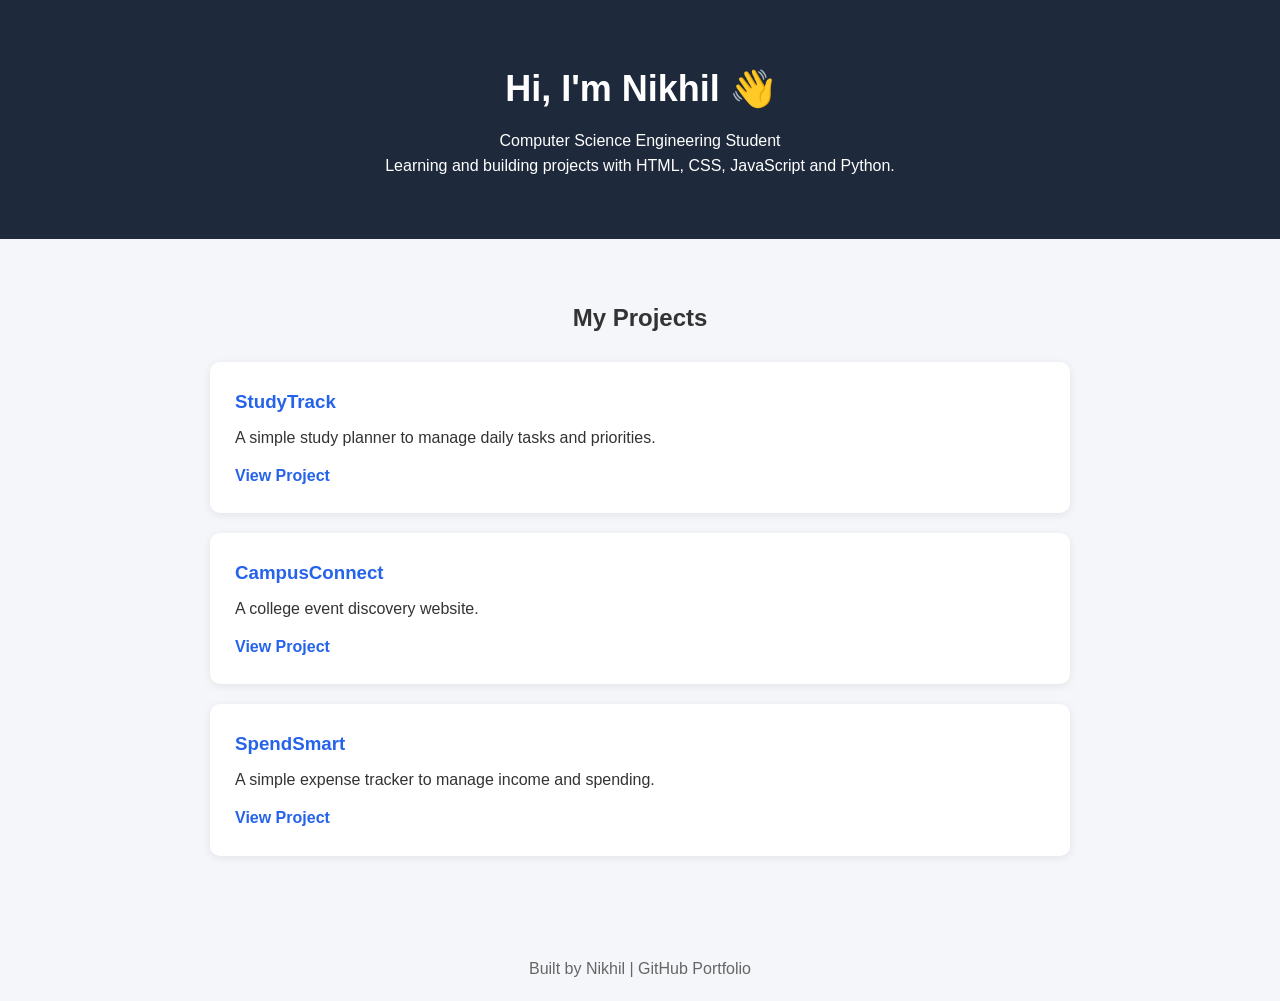
<file: index.html>
<!DOCTYPE html>
<html>
<head>
    <title>My Projects | Nikhil</title>
    <link rel="stylesheet" href="portfolio.css">
</head>
<body>

    <header>
        <h1>Hi, I'm Nikhil 👋</h1>
        <p>Computer Science Engineering Student</p>
        <p>Learning and building projects with HTML, CSS, JavaScript and Python.</p>
    </header>

    <section>
        <h2>My Projects</h2>

        <div class="project">
            <h3>StudyTrack</h3>
            <p>A simple study planner to manage daily tasks and priorities.</p>
            <a href="studytrack/">View Project</a>
        </div>

        <div class="project">
            <h3>CampusConnect</h3>
            <p>A college event discovery website.</p>
            <a href="campusconnect/">View Project</a>
        </div>

        <div class="project">
            <h3>SpendSmart</h3>
            <p>A simple expense tracker to manage income and spending.</p>
            <a href="spendsmart/">View Project</a>
        </div>
    </section>

    <footer>
        <p>Built by Nikhil | GitHub Portfolio</p>
    </footer>

</body>
</html>
</file>
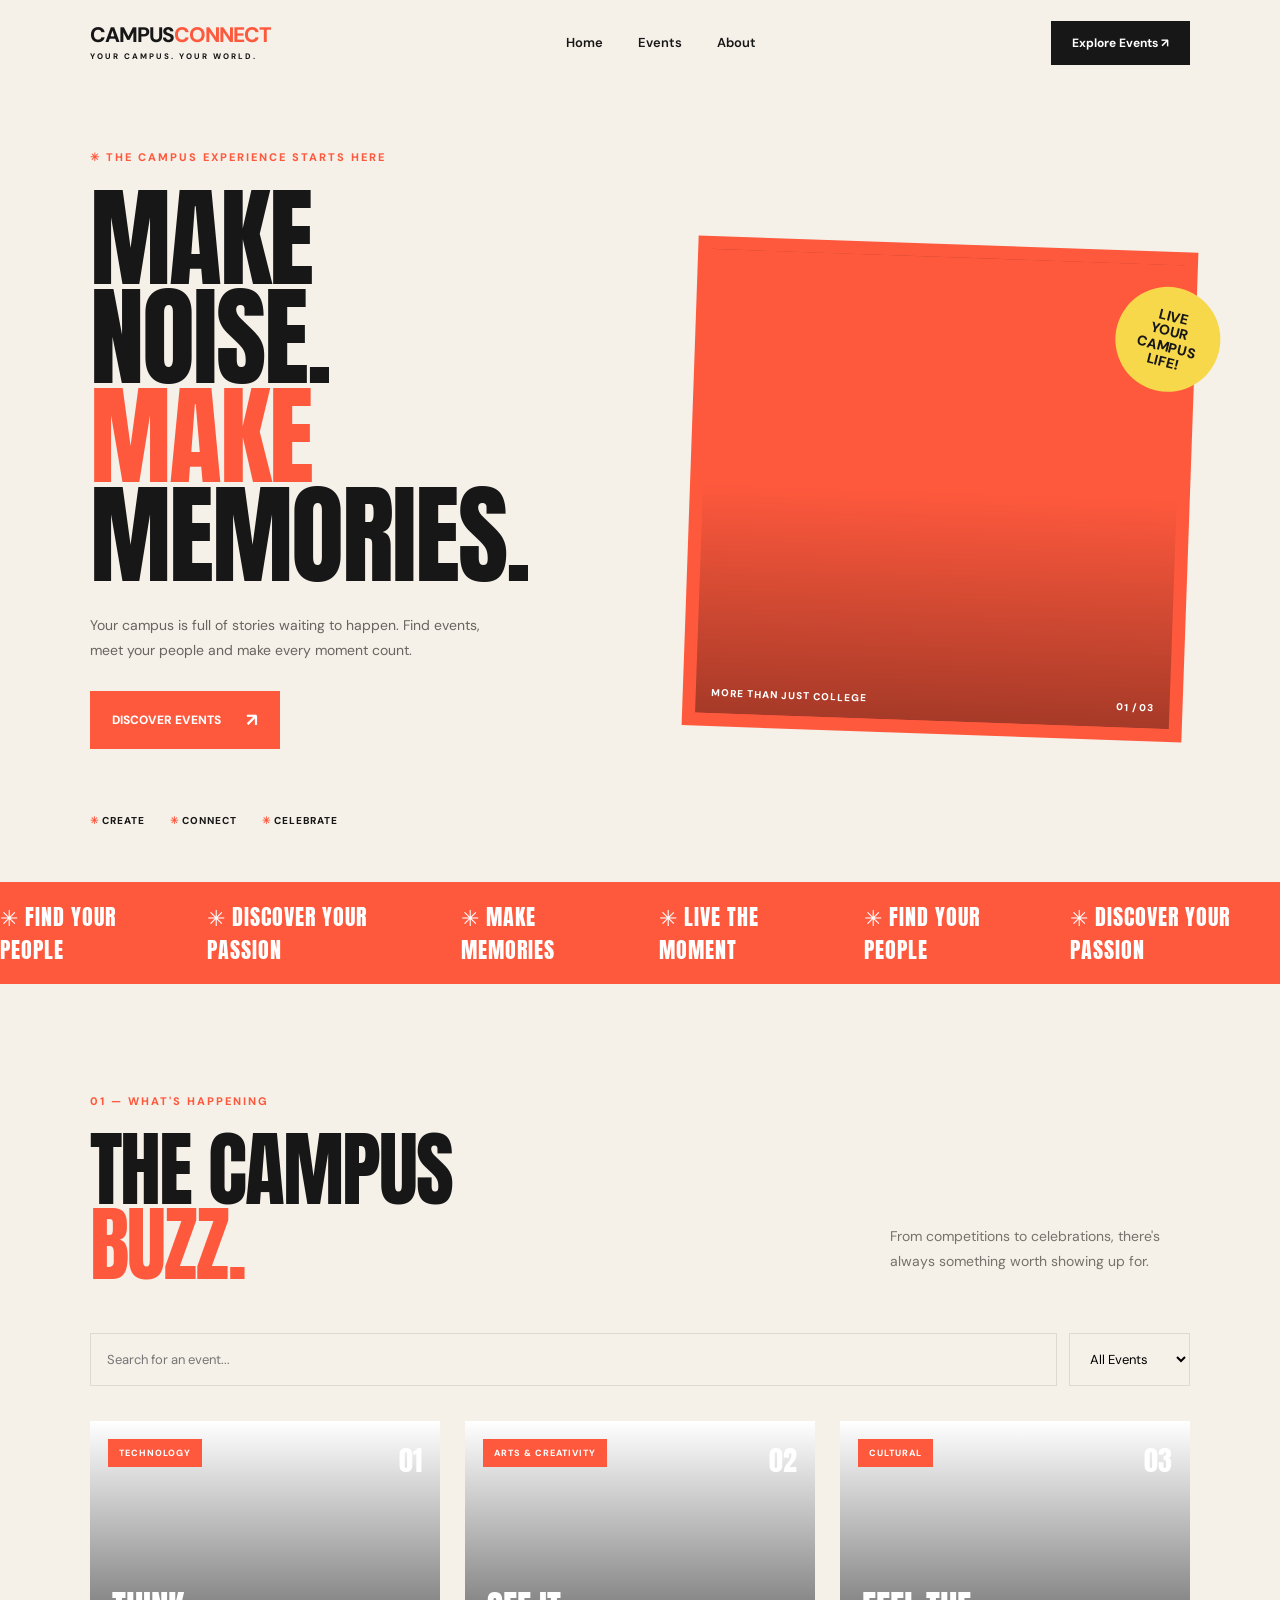
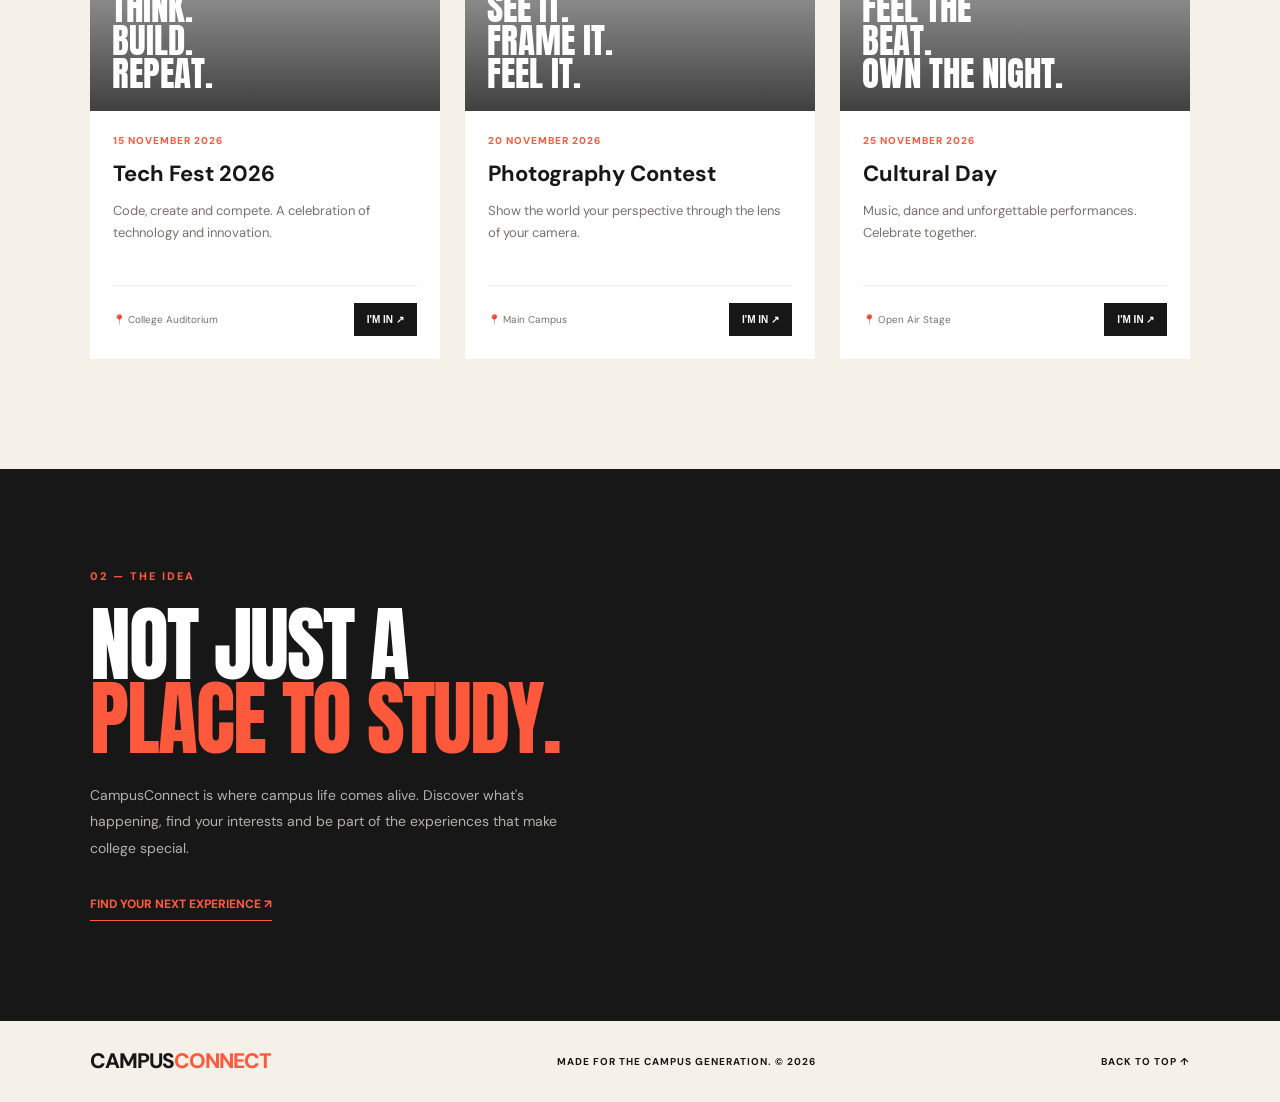
<file: campusconnect/index.html>
<!DOCTYPE html>
<html lang="en">
<head>
    <meta charset="UTF-8">
    <meta name="viewport" content="width=device-width, initial-scale=1.0">
    <title>CampusConnect | Experience More</title>
    <link rel="stylesheet" href="style.css">
</head>
<body>

    <nav class="navbar">
        <a href="#" class="logo">CAMPUS<span>CONNECT</span><small>YOUR CAMPUS. YOUR WORLD.</small></a>

        <div class="nav-links">
            <a href="#home">Home</a>
            <a href="#events">Events</a>
            <a href="#about">About</a>
        </div>

        <a href="#events" class="nav-button">Explore Events ↗</a>
    </nav>

    <section class="hero" id="home">
        <div class="hero-content">
            <p class="hero-label">✳ THE CAMPUS EXPERIENCE STARTS HERE</p>

            <h1>MAKE<br>NOISE.<br><span>MAKE</span><br>MEMORIES.</h1>

            <p class="hero-description">
                Your campus is full of stories waiting to happen.
                Find events, meet your people and make every moment count.
            </p>

            <a href="#events" class="hero-button">DISCOVER EVENTS <span>↗</span></a>

            <div class="hero-bottom">
                <span>CREATE</span>
                <span>CONNECT</span>
                <span>CELEBRATE</span>
            </div>
        </div>

        <div class="hero-visual">
            <div class="hero-photo"></div>
            <div class="hero-sticker">LIVE<br>YOUR<br>CAMPUS<br>LIFE!</div>
            <div class="hero-photo-caption">
                <span>MORE THAN JUST COLLEGE</span>
                <span>01 / 03</span>
            </div>
        </div>
    </section>

    <div class="ticker">
        <div class="ticker-track">
            <span>✳ FIND YOUR PEOPLE</span>
            <span>✳ DISCOVER YOUR PASSION</span>
            <span>✳ MAKE MEMORIES</span>
            <span>✳ LIVE THE MOMENT</span>
            <span>✳ FIND YOUR PEOPLE</span>
            <span>✳ DISCOVER YOUR PASSION</span>
        </div>
    </div>

    <section class="events-section" id="events">
        <div class="section-heading">
            <div>
                <p class="section-label">01 — WHAT'S HAPPENING</p>
                <h2>THE CAMPUS<br><span>BUZZ.</span></h2>
            </div>
            <p class="section-description">
                From competitions to celebrations, there's always
                something worth showing up for.
            </p>
        </div>

        <div class="search-area">
            <input type="text" id="searchInput" placeholder="Search for an event...">

            <select id="categoryFilter">
                <option value="all">All Events</option>
                <option value="Technology">Technology</option>
                <option value="Arts">Arts</option>
                <option value="Cultural">Cultural</option>
            </select>
        </div>

        <div class="event-grid">

            <article class="event-card" data-category="Technology">
                <div class="event-image tech">
                    <span class="event-category">TECHNOLOGY</span>
                    <span class="event-index">01</span>
                    <div class="event-image-title">THINK.<br>BUILD.<br>REPEAT.</div>
                </div>
                <div class="event-info">
                    <p class="event-date">15 NOVEMBER 2026</p>
                    <h3>Tech Fest 2026</h3>
                    <p>Code, create and compete. A celebration of technology and innovation.</p>
                    <div class="event-footer">
                        <span>📍 College Auditorium</span>
                        <button onclick="showInterest(this)">I'M IN ↗</button>
                    </div>
                </div>
            </article>

            <article class="event-card" data-category="Arts">
                <div class="event-image photo">
                    <span class="event-category">ARTS & CREATIVITY</span>
                    <span class="event-index">02</span>
                    <div class="event-image-title">SEE IT.<br>FRAME IT.<br>FEEL IT.</div>
                </div>
                <div class="event-info">
                    <p class="event-date">20 NOVEMBER 2026</p>
                    <h3>Photography Contest</h3>
                    <p>Show the world your perspective through the lens of your camera.</p>
                    <div class="event-footer">
                        <span>📍 Main Campus</span>
                        <button onclick="showInterest(this)">I'M IN ↗</button>
                    </div>
                </div>
            </article>

            <article class="event-card" data-category="Cultural">
                <div class="event-image culture">
                    <span class="event-category">CULTURAL</span>
                    <span class="event-index">03</span>
                    <div class="event-image-title">FEEL THE<br>BEAT.<br>OWN THE NIGHT.</div>
                </div>
                <div class="event-info">
                    <p class="event-date">25 NOVEMBER 2026</p>
                    <h3>Cultural Day</h3>
                    <p>Music, dance and unforgettable performances. Celebrate together.</p>
                    <div class="event-footer">
                        <span>📍 Open Air Stage</span>
                        <button onclick="showInterest(this)">I'M IN ↗</button>
                    </div>
                </div>
            </article>

        </div>

        <p class="no-results" id="noResults">No events found. Try another search.</p>
    </section>

    <section class="about" id="about">
        <p class="section-label">02 — THE IDEA</p>
        <h2>NOT JUST A<br><span>PLACE TO STUDY.</span></h2>
        <p>
            CampusConnect is where campus life comes alive.
            Discover what's happening, find your interests
            and be part of the experiences that make college special.
        </p>
        <a href="#events">FIND YOUR NEXT EXPERIENCE ↗</a>
    </section>

    <footer>
        <a href="#" class="logo">CAMPUS<span>CONNECT</span></a>
        <p>MADE FOR THE CAMPUS GENERATION. © 2026</p>
        <a href="#home">BACK TO TOP ↑</a>
    </footer>

    <script src="script.js"></script>
</body>
</html>
</file>
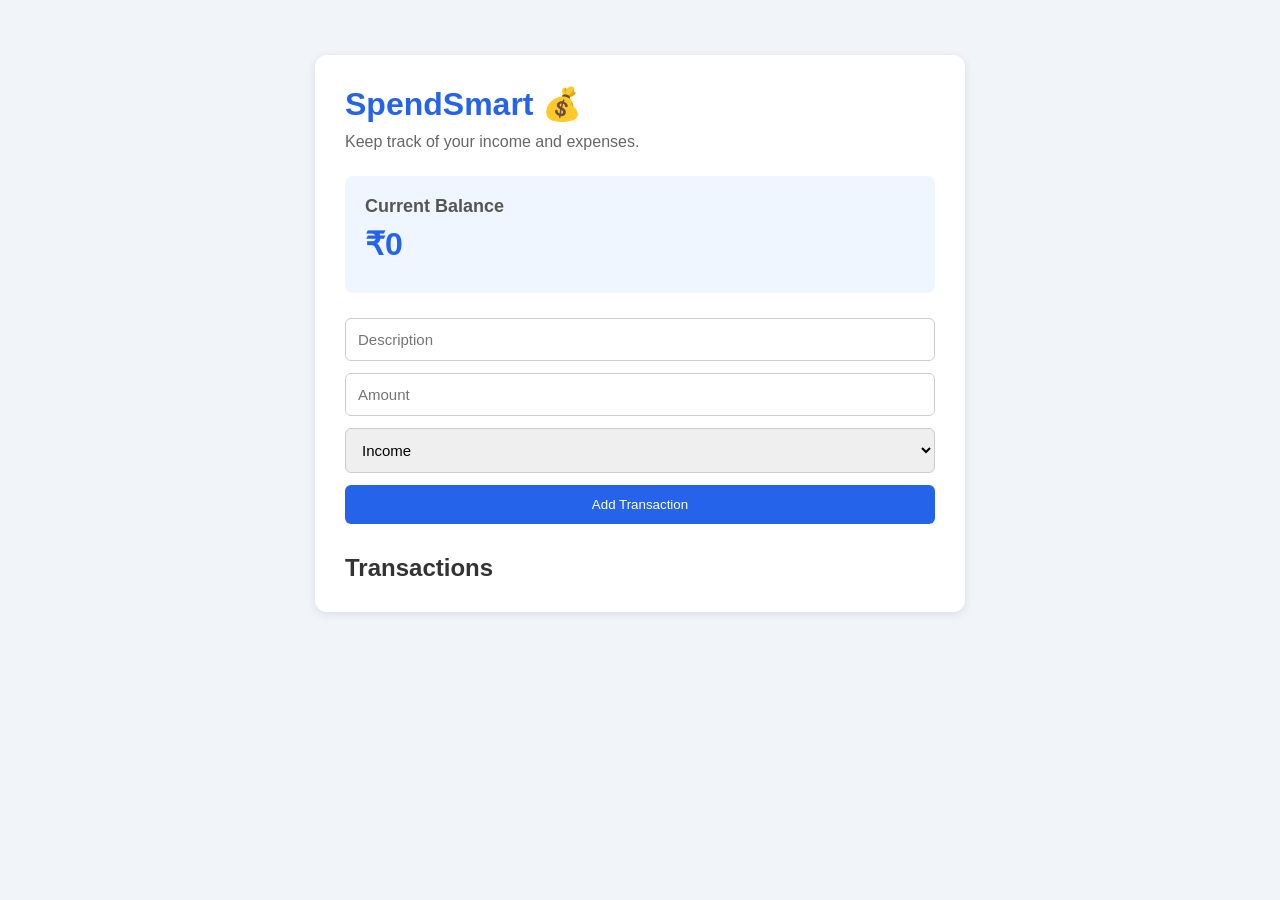
<file: spendsmart/index.html>
<!DOCTYPE html>
<html>
<head>
    <title>SpendSmart - Expense Tracker</title>
    <meta name="viewport" content="width=device-width, initial-scale=1.0">
    <link rel="stylesheet" href="style.css">
</head>
<body>

    <div class="container">
        <h1>SpendSmart 💰</h1>
        <p>Keep track of your income and expenses.</p>

        <div class="balance">
            <h2>Current Balance</h2>
            <h1 id="balance">₹0</h1>
        </div>

        <div class="form">
            <input type="text" id="description" placeholder="Description">
            <input type="number" id="amount" placeholder="Amount">

            <select id="type">
                <option value="income">Income</option>
                <option value="expense">Expense</option>
            </select>

            <button onclick="addTransaction()">Add Transaction</button>
        </div>

        <h2>Transactions</h2>
        <ul id="transactionList"></ul>
    </div>

    <script src="script.js"></script>
</body>
</html>
</file>
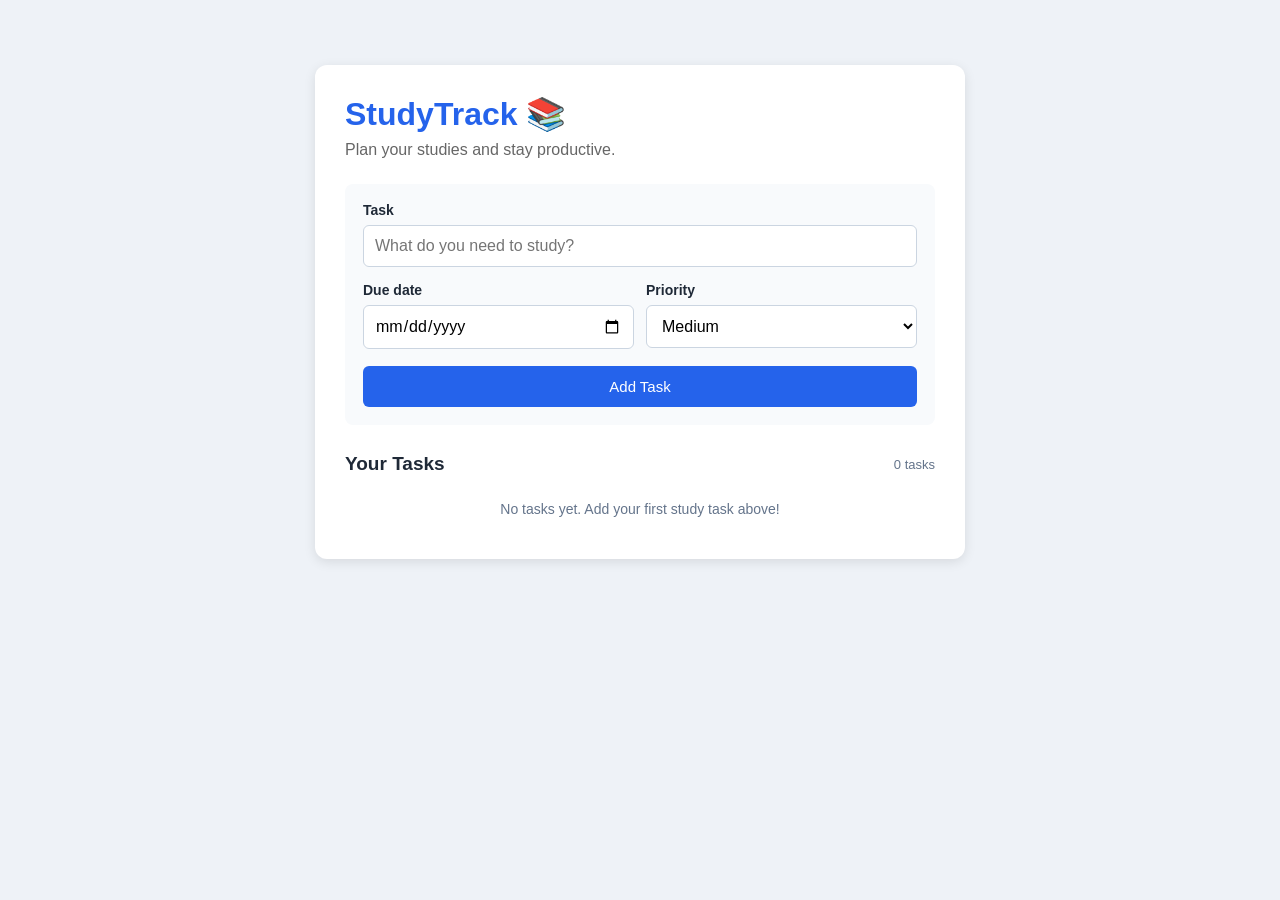
<file: studytrack/index.html>
<!DOCTYPE html>
<html lang="en">
<head>
    <meta charset="UTF-8">
    <meta name="viewport" content="width=device-width, initial-scale=1.0">
    <title>StudyTrack - Study Planner</title>
    <link rel="stylesheet" href="style.css">
</head>
<body>

    <div class="container">
        <h1>StudyTrack 📚</h1>
        <p class="subtitle">Plan your studies and stay productive.</p>

        <div class="task-form">
            <label for="taskInput">Task</label>
            <input type="text" id="taskInput" placeholder="What do you need to study?">

            <div class="form-row">
                <div class="form-field">
                    <label for="taskDate">Due date</label>
                    <input type="date" id="taskDate">
                </div>

                <div class="form-field">
                    <label for="taskPriority">Priority</label>
                    <select id="taskPriority">
                        <option value="Low">Low</option>
                        <option value="Medium" selected>Medium</option>
                        <option value="High">High</option>
                    </select>
                </div>
            </div>

            <button class="add-button" onclick="addTask()">Add Task</button>
        </div>

        <div class="list-heading">
            <h2>Your Tasks</h2>
            <span id="taskCount">0 tasks</span>
        </div>

        <ul id="taskList"></ul>
        <p id="emptyMessage" class="empty-message">
            No tasks yet. Add your first study task above!
        </p>
    </div>

    <script src="script.js"></script>
</body>
</html>
</file>
<file: portfolio.css>
* {
    margin: 0;
    padding: 0;
    box-sizing: border-box;
}

body {
    font-family: Arial, sans-serif;
    background: #f4f6f9;
    color: #333;
    line-height: 1.6;
}

header {
    background: #1e293b;
    color: white;
    text-align: center;
    padding: 60px 20px;
}

header h1 {
    font-size: 36px;
    margin-bottom: 10px;
}

section {
    max-width: 900px;
    margin: 40px auto;
    padding: 20px;
}

section h2 {
    text-align: center;
    margin-bottom: 25px;
}

.project {
    background: white;
    padding: 25px;
    margin-bottom: 20px;
    border-radius: 10px;
    box-shadow: 0 2px 8px rgba(0,0,0,0.08);
}

.project h3 {
    color: #2563eb;
    margin-bottom: 8px;
}

.project a {
    display: inline-block;
    margin-top: 12px;
    color: #2563eb;
    text-decoration: none;
    font-weight: bold;
}

.project a:hover {
    text-decoration: underline;
}

footer {
    text-align: center;
    padding: 20px;
    color: #666;
}
</file>
<file: campusconnect/style.css>
@import url('https://fonts.googleapis.com/css2?family=Anton&family=DM+Sans:wght@400;500;600;700;800&display=swap');

:root {
    --dark: #171717;
    --orange: #ff593d;
    --cream: #f5f0e8;
    --white: #ffffff;
}

* {
    margin: 0;
    padding: 0;
    box-sizing: border-box;
    scroll-behavior: smooth;
}

body {
    font-family: 'DM Sans', sans-serif;
    background: var(--cream);
    color: var(--dark);
}

a {
    text-decoration: none;
    color: inherit;
}

/* NAVBAR */

.navbar {
    height: 85px;
    padding: 0 7%;
    display: flex;
    align-items: center;
    justify-content: space-between;
    background: var(--cream);
}

.logo {
    font-size: 21px;
    font-weight: 800;
    letter-spacing: -1px;
    line-height: 1;
}

.logo span {
    color: var(--orange);
}

.logo small {
    display: block;
    font-size: 8px;
    letter-spacing: 2px;
    margin-top: 6px;
}

.nav-links {
    display: flex;
    gap: 35px;
    font-size: 13px;
    font-weight: 600;
}

.nav-links a:hover {
    color: var(--orange);
}

.nav-button {
    background: var(--dark);
    color: white;
    padding: 14px 21px;
    font-size: 12px;
    font-weight: 700;
    transition: 0.3s;
}

.nav-button:hover {
    background: var(--orange);
}

/* HERO */

.hero {
    min-height: 620px;
    padding: 65px 7% 55px;
    display: grid;
    grid-template-columns: 1fr 0.9fr;
    gap: 45px;
    align-items: center;
    background: var(--cream);
}

.hero-label,
.section-label {
    color: var(--orange);
    font-size: 11px;
    font-weight: 800;
    letter-spacing: 2px;
    margin-bottom: 25px;
}

.hero h1,
.section-heading h2,
.about h2 {
    font-family: 'Anton', sans-serif;
    font-weight: 400;
    font-size: clamp(65px, 8.5vw, 112px);
    line-height: 0.91;
    letter-spacing: -2px;
}

.hero h1 span,
.section-heading h2 span,
.about h2 span {
    color: var(--orange);
}

.hero-description {
    max-width: 390px;
    margin: 28px 0;
    color: #68645f;
    font-size: 14px;
    line-height: 1.8;
}

.hero-button {
    display: inline-flex;
    align-items: center;
    gap: 25px;
    background: var(--orange);
    color: white;
    padding: 17px 22px;
    font-size: 12px;
    font-weight: 800;
    transition: 0.3s;
}

.hero-button:hover {
    background: var(--dark);
    transform: translateY(-3px);
}

.hero-button span {
    font-size: 18px;
}

.hero-bottom {
    display: flex;
    gap: 25px;
    margin-top: 65px;
    font-size: 10px;
    font-weight: 800;
    letter-spacing: 1px;
}

.hero-bottom span::before {
    content: "✳ ";
    color: var(--orange);
}

/* HERO IMAGE */

.hero-visual {
    height: 490px;
    position: relative;
    background: var(--orange);
    padding: 13px;
    transform: rotate(2deg);
}

.hero-photo {
    width: 100%;
    height: 100%;
    background:
        linear-gradient(to top, rgba(0,0,0,0.35), transparent 50%),
        url('https://images.unsplash.com/photo-1470229722913-7c0e2dbbafd3?auto=format&fit=crop&w=1000&q=85') center/cover;
}

.hero-sticker {
    position: absolute;
    top: 35px;
    right: -25px;
    background: #f7d84a;
    width: 105px;
    height: 105px;
    border-radius: 50%;
    display: flex;
    align-items: center;
    justify-content: center;
    text-align: center;
    font-size: 14px;
    font-weight: 800;
    line-height: 1.1;
    transform: rotate(12deg);
}

.hero-photo-caption {
    position: absolute;
    bottom: 27px;
    left: 28px;
    right: 28px;
    display: flex;
    justify-content: space-between;
    color: white;
    font-size: 10px;
    font-weight: 800;
    letter-spacing: 1px;
}

/* TICKER */

.ticker {
    background: var(--orange);
    color: white;
    overflow: hidden;
    padding: 18px 0;
}

.ticker-track {
    display: flex;
    justify-content: space-around;
    gap: 45px;
    min-width: 850px;
    font-family: 'Anton', sans-serif;
    font-size: 22px;
    letter-spacing: 1px;
}

/* EVENTS */

.events-section {
    padding: 110px 7%;
}

.section-heading {
    display: flex;
    justify-content: space-between;
    align-items: end;
    margin-bottom: 50px;
}

.section-heading h2,
.about h2 {
    font-size: clamp(55px, 7vw, 82px);
}

.section-description {
    max-width: 300px;
    color: #77716b;
    font-size: 14px;
    line-height: 1.8;
    padding-bottom: 8px;
}

.search-area {
    display: flex;
    gap: 12px;
    margin-bottom: 35px;
}

.search-area input,
.search-area select {
    padding: 16px;
    border: 1px solid #ded8cf;
    background: transparent;
    font-family: inherit;
    font-size: 13px;
    outline: none;
}

.search-area input {
    flex: 1;
}

.search-area input:focus,
.search-area select:focus {
    border-color: var(--orange);
}

.event-grid {
    display: grid;
    grid-template-columns: repeat(3, 1fr);
    gap: 25px;
}

.event-card {
    background: white;
    transition: 0.3s;
}

.event-card:hover {
    transform: translateY(-8px);
}

.event-image {
    height: 290px;
    position: relative;
    overflow: hidden;
    display: flex;
    align-items: end;
    padding: 22px;
    color: white;
    background-position: center;
    background-size: cover;
}

.event-image::before {
    content: "";
    position: absolute;
    inset: 0;
    background: linear-gradient(transparent, rgba(0,0,0,0.75));
}

.event-image.tech {
    background-image: url('https://images.unsplash.com/photo-1519389950473-47ba0277781c?auto=format&fit=crop&w=800&q=85');
}

.event-image.photo {
    background-image: url('https://images.unsplash.com/photo-1452587925148-ce544e77e70d?auto=format&fit=crop&w=800&q=85');
}

.event-image.culture {
    background-image: url('https://images.unsplash.com/photo-1501386761578-eac5c94b800a?auto=format&fit=crop&w=800&q=85');
}

.event-category,
.event-index,
.event-image-title {
    position: absolute;
    z-index: 1;
}

.event-category {
    top: 18px;
    left: 18px;
    background: var(--orange);
    padding: 8px 11px;
    font-size: 9px;
    font-weight: 800;
    letter-spacing: 1px;
}

.event-index {
    top: 18px;
    right: 18px;
    font-family: 'Anton', sans-serif;
    font-size: 28px;
}

.event-image-title {
    bottom: 20px;
    left: 22px;
    font-family: 'Anton', sans-serif;
    font-size: 35px;
    line-height: 0.95;
}

.event-info {
    padding: 23px;
}

.event-date {
    color: var(--orange);
    font-size: 10px;
    font-weight: 800;
    letter-spacing: 1px;
}

.event-info h3 {
    margin: 12px 0;
    font-size: 22px;
}

.event-info > p:not(.event-date) {
    color: #77716b;
    font-size: 13px;
    line-height: 1.7;
    min-height: 65px;
}

.event-footer {
    border-top: 1px solid #eee9e2;
    margin-top: 20px;
    padding-top: 17px;
    display: flex;
    justify-content: space-between;
    align-items: center;
    gap: 10px;
}

.event-footer span {
    font-size: 10px;
    color: #77716b;
}

.event-footer button {
    border: none;
    background: var(--dark);
    color: white;
    padding: 11px 13px;
    font-size: 10px;
    font-weight: 800;
    cursor: pointer;
    transition: 0.3s;
}

.event-footer button:hover {
    background: var(--orange);
}

.no-results {
    display: none;
    text-align: center;
    padding: 35px;
    color: #77716b;
}

/* ABOUT */

.about {
    background: var(--dark);
    color: white;
    padding: 100px 7%;
}

.about h2 {
    margin-bottom: 25px;
}

.about > p:not(.section-label) {
    color: #b5b0a9;
    max-width: 500px;
    font-size: 14px;
    line-height: 1.9;
    margin-bottom: 30px;
}

.about a {
    display: inline-block;
    color: var(--orange);
    font-size: 12px;
    font-weight: 800;
    border-bottom: 1px solid var(--orange);
    padding-bottom: 8px;
}

/* FOOTER */

footer {
    padding: 30px 7%;
    display: flex;
    align-items: center;
    justify-content: space-between;
    gap: 20px;
}

footer p,
footer > a:last-child {
    font-size: 10px;
    font-weight: 700;
    letter-spacing: 1px;
}

/* RESPONSIVE */

@media (max-width: 850px) {
    .hero {
        grid-template-columns: 1fr;
    }

    .hero-visual {
        height: 420px;
    }

    .event-grid {
        grid-template-columns: repeat(2, 1fr);
    }
}

@media (max-width: 600px) {
    .navbar {
        height: auto;
        padding: 22px 5%;
        flex-wrap: wrap;
        gap: 20px;
    }

    .nav-links {
        order: 3;
        width: 100%;
        justify-content: space-between;
    }

    .nav-button {
        padding: 12px;
        font-size: 10px;
    }

    .hero {
        padding: 55px 6%;
        gap: 35px;
    }

    .hero h1 {
        font-size: 76px;
    }

    .hero-visual {
        height: 340px;
    }

    .hero-bottom {
        gap: 13px;
        font-size: 8px;
    }

    .section-heading {
        display: block;
    }

    .section-description {
        margin-top: 20px;
    }

    .events-section {
        padding: 75px 6%;
    }

    .event-grid {
        grid-template-columns: 1fr;
    }

    .event-image {
        height: 310px;
    }

    .search-area {
        flex-direction: column;
    }

    footer {
        flex-direction: column;
        align-items: flex-start;
    }
}
</file>
<file: spendsmart/style.css>
* {
    margin: 0;
    padding: 0;
    box-sizing: border-box;
}

body {
    font-family: Arial, sans-serif;
    background: #f1f5f9;
    padding: 25px 15px;
    color: #333;
}

.container {
    max-width: 650px;
    margin: 30px auto;
    background: white;
    padding: 30px;
    border-radius: 12px;
    box-shadow: 0 2px 10px rgba(0,0,0,0.1);
}

h1 {
    color: #2563eb;
    margin-bottom: 10px;
}

.container > p {
    color: #666;
    margin-bottom: 25px;
}

.balance {
    background: #eff6ff;
    padding: 20px;
    border-radius: 8px;
    margin-bottom: 25px;
}

.balance h2 {
    font-size: 18px;
    color: #555;
}

.balance h1 {
    margin-top: 8px;
}

.form {
    display: flex;
    flex-direction: column;
    gap: 12px;
    margin-bottom: 30px;
}

input, select {
    padding: 12px;
    border: 1px solid #ccc;
    border-radius: 6px;
    font-size: 15px;
}

button {
    padding: 12px;
    background: #2563eb;
    color: white;
    border: none;
    border-radius: 6px;
    cursor: pointer;
}

li {
    list-style: none;
    display: flex;
    justify-content: space-between;
    align-items: center;
    gap: 10px;
    background: #f8fafc;
    padding: 12px;
    margin-top: 10px;
    border-radius: 6px;
}

li button {
    background: #dc2626;
}
</file>
<file: studytrack/style.css>
* {
    margin: 0;
    padding: 0;
    box-sizing: border-box;
}

body {
    font-family: Arial, sans-serif;
    background: #eef2f7;
    padding: 30px 15px;
    color: #1f2937;
}

.container {
    max-width: 650px;
    margin: 35px auto;
    background: white;
    padding: 30px;
    border-radius: 12px;
    box-shadow: 0 3px 12px rgba(0, 0, 0, 0.1);
}

h1 {
    color: #2563eb;
    margin-bottom: 8px;
}

.subtitle {
    color: #666;
    margin-bottom: 25px;
}

.task-form {
    background: #f8fafc;
    padding: 18px;
    border-radius: 8px;
    margin-bottom: 28px;
}

label {
    display: block;
    font-size: 14px;
    font-weight: bold;
    margin-bottom: 7px;
}

input, select {
    width: 100%;
    padding: 11px;
    border: 1px solid #cbd5e1;
    border-radius: 6px;
    background: white;
    font: inherit;
}

.form-row {
    display: flex;
    gap: 12px;
    margin-top: 15px;
}

.form-field {
    flex: 1;
    min-width: 0;
}

.add-button {
    width: 100%;
    margin-top: 17px;
    padding: 12px;
    background: #2563eb;
    color: white;
    border: none;
    border-radius: 6px;
    cursor: pointer;
    font-size: 15px;
}

.add-button:hover {
    background: #1d4ed8;
}

.list-heading {
    display: flex;
    justify-content: space-between;
    align-items: center;
    margin-bottom: 14px;
}

.list-heading h2 {
    font-size: 19px;
}

#taskCount {
    color: #64748b;
    font-size: 13px;
}

li {
    list-style: none;
    background: #f1f5f9;
    padding: 14px;
    margin-bottom: 10px;
    border-radius: 7px;
    display: flex;
    justify-content: space-between;
    align-items: center;
    gap: 12px;
}

.task-details {
    min-width: 0;
}

.task-name {
    display: block;
    overflow-wrap: anywhere;
    margin-bottom: 8px;
}

.task-meta {
    display: flex;
    flex-wrap: wrap;
    gap: 8px;
    font-size: 12px;
    color: #64748b;
}

.priority {
    padding: 3px 8px;
    border-radius: 12px;
    font-weight: bold;
}

.priority.High {
    background: #fee2e2;
    color: #b91c1c;
}

.priority.Medium {
    background: #fef3c7;
    color: #92400e;
}

.priority.Low {
    background: #dcfce7;
    color: #166534;
}

.delete-button {
    flex-shrink: 0;
    padding: 8px 11px;
    background: #dc2626;
    color: white;
    border: none;
    border-radius: 5px;
    cursor: pointer;
}

.empty-message {
    color: #64748b;
    text-align: center;
    font-size: 14px;
    padding: 12px;
}

@media (max-width: 480px) {
    .container {
        padding: 20px;
        margin: 10px auto;
    }

    .form-row {
        flex-direction: column;
    }
}
</file>
